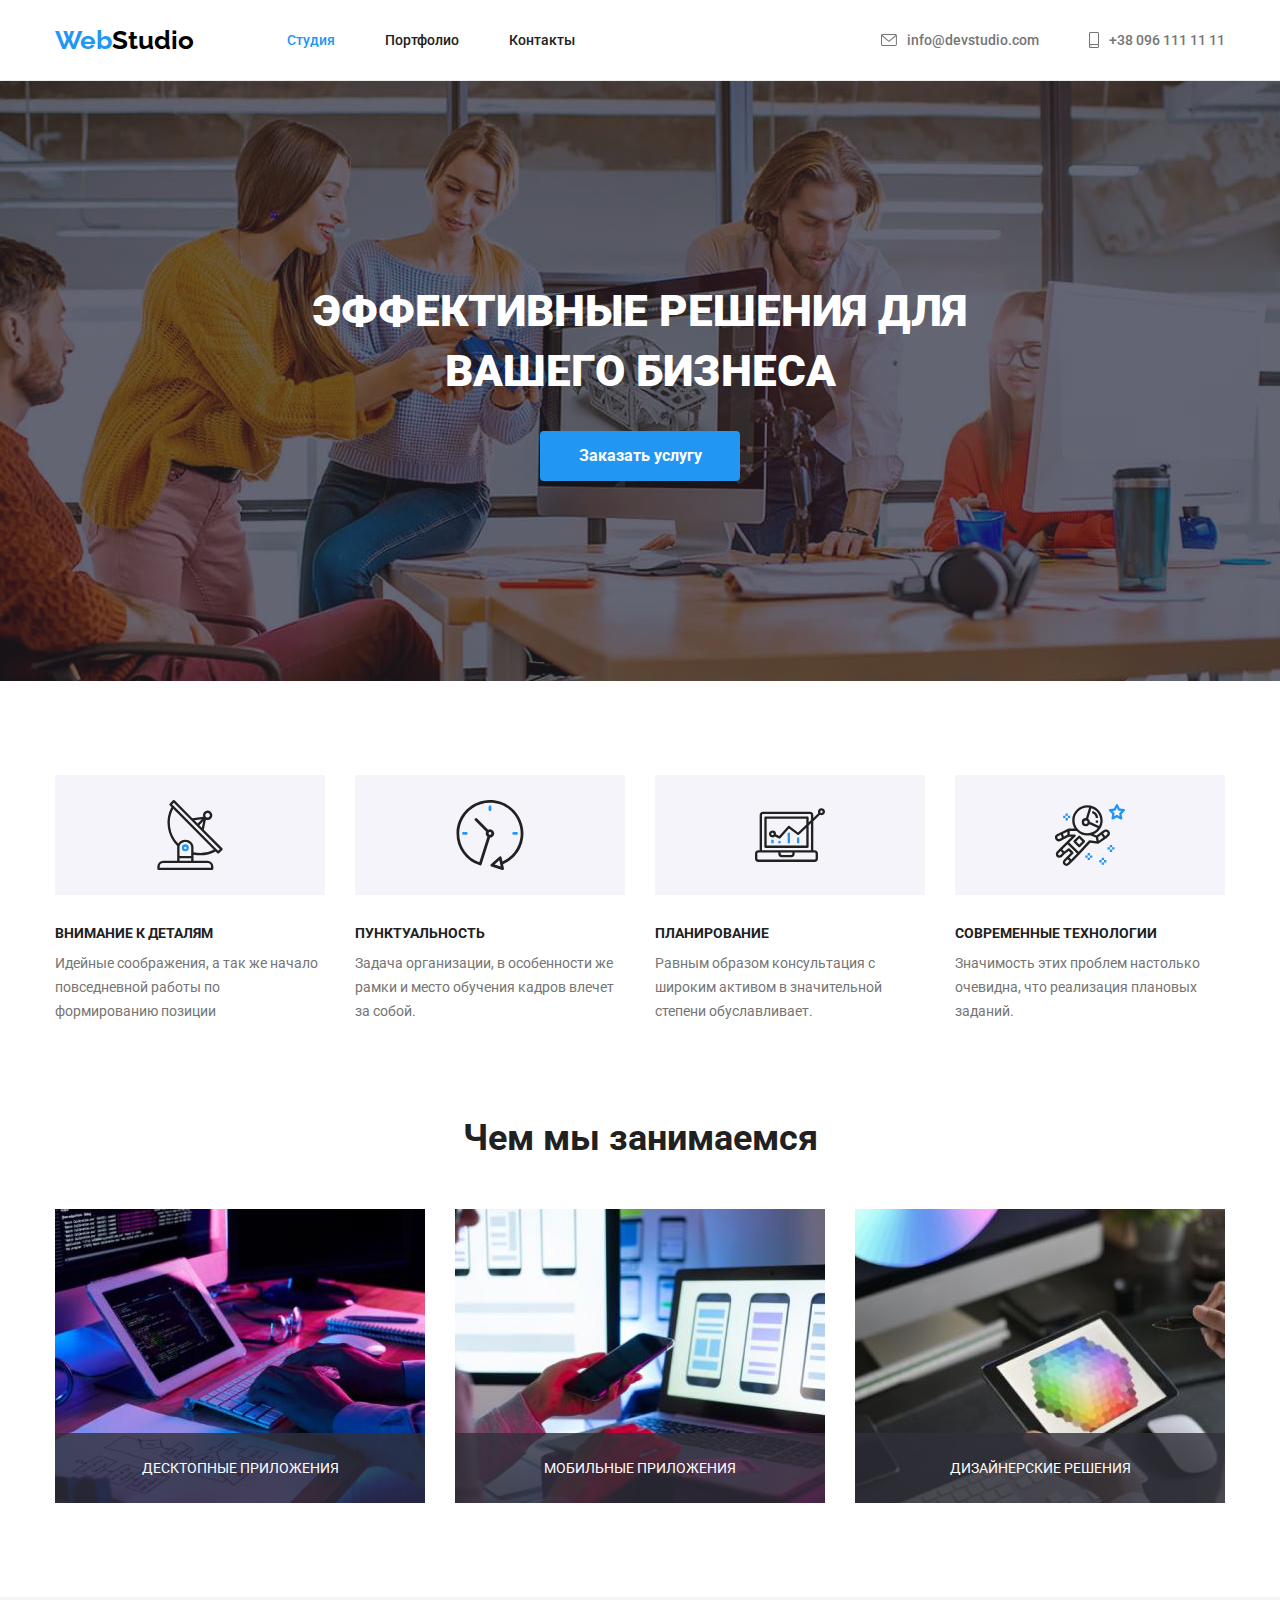
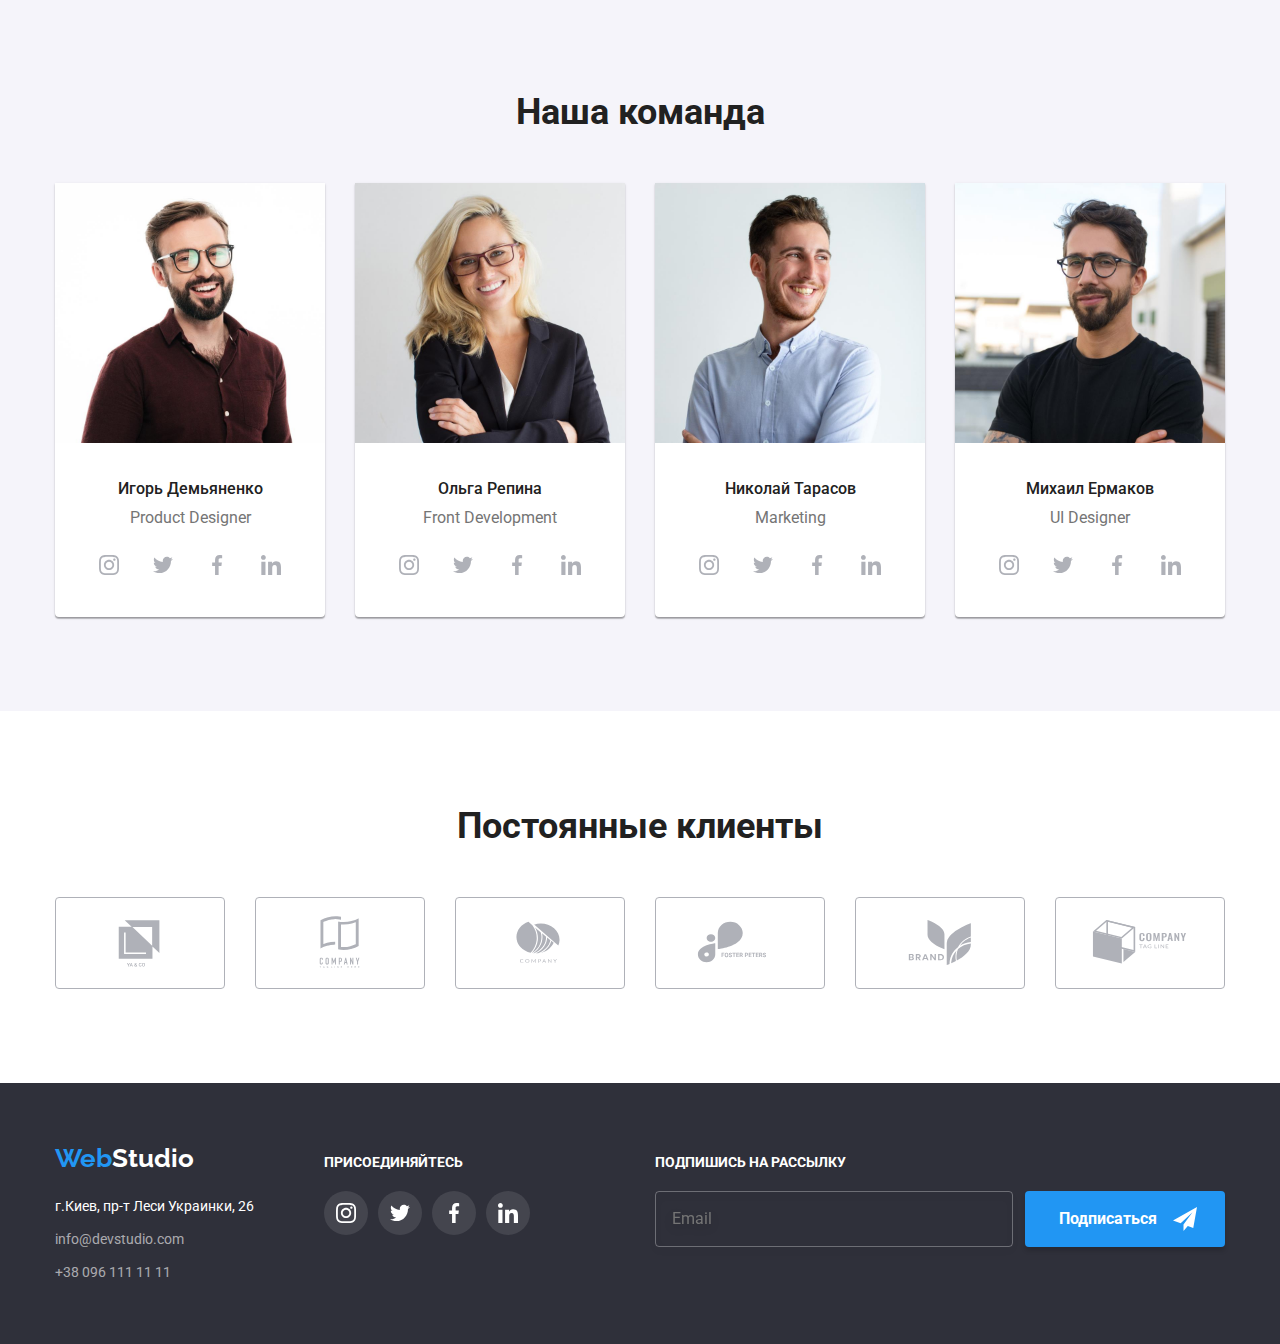
<file: index.html>
<!DOCTYPE html>
<html lang="ru">
  <head>
    <meta charset="UTF-8" />
    <meta http-equiv="X-UA-Compatible" content="IE=edge" />
    <meta name="viewport" content="width=device-width, initial-scale=1.0" />

    <!--Нормализация стилей-->
    <link
      rel="stylesheet"
      href="https://cdnjs.cloudflare.com/ajax/libs/modern-normalize/1.1.0/modern-normalize.min.css"
    />

    <!--Подключены стили-->
    <link rel="stylesheet" href="./css/style.css" />
    <link rel="stylesheet" href="./css/temp.css" />

    <!--Подключены шрифты Roboto 400 500 700 900-->
    <link rel="preconnect" href="https://fonts.googleapis.com" />
    <link rel="preconnect" href="https://fonts.gstatic.com" crossorigin />
    <link
      href="https://fonts.googleapis.com/css2?family=Roboto:ital,wght@0,400;0,500;0,700;0,900;1,400;1,500;1,700;1,900&display=swap"
      rel="stylesheet"
    />

    <!--Подключены шрифты Raleway 700-->
    <link rel="preconnect" href="https://fonts.googleapis.com" />
    <link rel="preconnect" href="https://fonts.gstatic.com" crossorigin />
    <link
      href="https://fonts.googleapis.com/css2?family=Raleway:ital,wght@0,700;1,700&display=swap"
      rel="stylesheet"
    />

    <title>Студия</title>
  </head>

  <body>
    <!--HEADER-->
    <header class="header">
      <div class="container flex">
        <a class="header-logo" href="" lang="en"
          ><span class="header-logo-accent">Web</span>Studio</a
        >
        <nav class="header-nav">
          <ul class="header-nav-list">
            <li class="header-nav-item">
              <a class="header-nav-link current-page" href="">Студия</a>
            </li>
            <li class="header-nav-item">
              <a class="header-nav-link" href="./portfolio.html">Портфолио</a>
            </li>
            <li class="header-nav-item"><a class="header-nav-link" href="">Контакты</a></li>
          </ul>
        </nav>
        <ul class="header-contacts-list">
          <li class="header-contacts-item">
            <!--Конверт-->
            <a class="header-contacts-link" href="mailto:info@devstudio.com"
              ><svg class="icon-envelope">
                <use href="./images/symbol-defs.svg#icon-envelope"></use></svg
              ><span class="email-text">info@devstudio.com</span></a
            >
          </li>

          <li class="header-contacts-item">
            <!--Смартфон-->
            <a class="header-contacts-link" href="tel:+380961111111"
              ><svg class="icon-smartphone">
                <use href="./images/symbol-defs.svg#icon-smartphone"></use></svg
              ><span class="phone-text">+38 096 111 11 11</span></a
            >
          </li>
        </ul>
      </div>
    </header>

    <!--MAIN-->
    <main>
      <!--Особенности-->
      <section class="section-hero hero-overlay">
        <div class="container">
          <h1 class="section-hero-title">ЭФФЕКТИВНЫЕ РЕШЕНИЯ ДЛЯ ВАШЕГО БИЗНЕСА</h1>
          <button data-modal-open class="section-hero-button" type="button">Заказать услугу</button>

          <!--------БЕКДРОП---------->
          <div data-modal class="backdrop is-hidden">
            <div class="modal">
              <button data-modal-close class="close-modal-btn">
                <svg class="btn-close">
                  <use href="./images/close.svg#icon-close"></use>
                </svg>
              </button>
              <!------- Формы в модалке---------->
              <form class="form">
                <h2 class="form-title">Оставьте свои данные, мы вам перезвоним</h2>
                <!--Имя-->
                <div class="form-field">
                  <label class="label-name-tel-email-comm" for="name">Имя</label>
                  <input
                    class="form-input"
                    type="text"
                    name="name"
                    id="name"
                    placeholder=" "
                    autofocus
                  />
                  <svg class="icon-name">
                    <use href="./images/symbol-modals.svg#icon-name"></use>
                  </svg>
                </div>
                <!--Тел-->
                <div class="form-field">
                  <label class="label-name-tel-email-comm" for="tel">Телефон</label>
                  <input
                    class="form-input"
                    type="tel"
                    name="phone_number"
                    id="tel"
                    placeholder=""
                  />
                  <svg class="icon-tel">
                    <use href="./images/symbol-modals.svg#icon-tel"></use>
                  </svg>
                </div>
                <!--Почта-->
                <div class="form-field">
                  <label class="label-name-tel-email-comm" for="email">Почта</label>
                  <input class="form-input" type="email" name="email" id="email" placeholder="" />
                  <svg class="icon-mail">
                    <use href="./images/symbol-modals.svg#icon-mail"></use>
                  </svg>
                </div>
                <!--Комментарий-->
                <div class="form-field">
                  <label class="label-name-tel-email-comm" for="comments">Комментарий</label>
                  <textarea
                    class="comment"
                    name="comments"
                    id="comments"
                    placeholder="Введите текст"
                  ></textarea>
                </div>
                <!--Полиси-->
                <div class="form-field">
                  <!--Построение как у Репеты-->
                  <label class="label-policy" for="policy">
                    <input
                      class="checkbox"
                      id="policy"
                      type="checkbox"
                      name="policy"
                      value="Согласен с рассылкой и Условиями договора"
                    />
                    <svg class="icon-icon-checked">
                      <use href="./images/symbol-modals.svg#icon-icon-check" />
                    </svg>
                    <svg class="icon-icon-check">
                      <use href="./images/symbol-modals.svg#icon-Vector" />
                    </svg>
                    Согласен с рассылкой и <a href="">Условиями договора</a>
                  </label>
                </div>
                <!--Кнопка отправить-->

                <button class="form-input-btn-submit" type=" submit">Отправить</button>
              </form>
            </div>
          </div>
        </div>
      </section>

      <!--Особенности-->
      <section class="section-specials section">
        <div class="container">
          <h2 hidden>Особенности</h2>
          <ul class="section-specials-list">
            <li class="section-specials-item icon-antenna">
              <h3 class="section-specials-item-title">Внимание к деталям</h3>
              <p class="section-specials-item-description">
                Идейные соображения, а так же начало повседневной работы по формированию позиции
              </p>
            </li>
            <li class="section-specials-item icon-clock">
              <h3 class="section-specials-item-title">Пунктуальность</h3>
              <p class="section-specials-item-description">
                Задача организации, в особенности же рамки и место обучения кадров влечет за собой.
              </p>
            </li>
            <li class="section-specials-item icon-diagram">
              <h3 class="section-specials-item-title">Планирование</h3>
              <p class="section-specials-item-description">
                Равным образом консультация с широким активом в значительной степени обуславливает.
              </p>
            </li>
            <li class="section-specials-item icon-astronaut">
              <h3 class="section-specials-item-title">Современные технологии</h3>
              <p class="section-specials-item-description">
                Значимость этих проблем настолько очевидна, что реализация плановых заданий.
              </p>
            </li>
          </ul>
        </div>
      </section>

      <!--Чем мы занимаемся-->
      <section class="section-tasks section">
        <div class="container">
          <h2 class="section-tasks-title">Чем мы занимаемся</h2>
          <ul class="section-tasks-list">
            <li class="section-tasks-item">
              <img
                class="section-tasks-item-img"
                src="./images/img_skills_1.jpg"
                alt="планшет"
                width="370"
              />
              <div class="section-tasks-item-img-overlay">Десктопные приложения</div>
            </li>
            <li class="section-tasks-item">
              <img
                class="section-tasks-item-img"
                src="./images/img_skills_2.jpg"
                alt="ноутбук"
                width="370"
              />
              <div class="section-tasks-item-img-overlay">Мобильные приложения</div>
            </li>
            <li class="section-tasks-item">
              <img
                class="section-tasks-item-img"
                src="./images/img_skills_3.jpg"
                alt="цветовая схема"
                width="370"
              />
              <div class="section-tasks-item-img-overlay">Дизайнерские решения</div>
            </li>
          </ul>
        </div>
      </section>

      <!--Наша команда-->
      <section class="section-team section">
        <div class="container">
          <h2 class="section-team-title">Наша команда</h2>
          <ul class="section-team-list">
            <li class="section-team-item">
              <img
                class="section-team-item-img"
                src="./images/img_team_igor_demyanenko.jpg"
                alt="product designer"
                width="270"
                height="260"
              />
              <div class="collegues">
                <h3 class="section-team-name">Игорь Демьяненко</h3>
                <p class="section-team-description" lang="en">Product Designer</p>
              </div>
              <ul class="socials-list">
                <li class="socials-list-item">
                  <a class="socials-list-link" href="">
                    <svg class="social-icon">
                      <use href="./images/symbol-defs.svg#icon-instagram"></use>
                    </svg>
                  </a>
                </li>
                <li class="socials-list-item">
                  <a class="socials-list-link" href="">
                    <svg class="social-icon">
                      <use href="./images/symbol-defs.svg#icon-twitter"></use>
                    </svg>
                  </a>
                </li>
                <li class="socials-list-item">
                  <a class="socials-list-link" href="">
                    <svg class="social-icon">
                      <use href="./images/symbol-defs.svg#icon-facebook"></use>
                    </svg>
                  </a>
                </li>
                <li class="socials-list-item">
                  <a class="socials-list-link" href="">
                    <svg class="social-icon">
                      <use href="./images/symbol-defs.svg#icon-linkedin"></use>
                    </svg>
                  </a>
                </li>
              </ul>
            </li>
            <li class="section-team-item">
              <img
                class="section-team-item-img"
                src="./images/img_team_olga_repyna.jpg"
                alt="front development"
                width="270"
                height="260"
              />
              <div class="collegues">
                <h3 class="section-team-name">Ольга Репина</h3>
                <p class="section-team-description" lang="en">Front Development</p>
              </div>
              <ul class="socials-list">
                <li class="socials-list-item">
                  <a class="socials-list-link" href="">
                    <svg class="social-icon">
                      <use href="./images/symbol-defs.svg#icon-instagram"></use>
                    </svg>
                  </a>
                </li>
                <li class="socials-list-item">
                  <a class="socials-list-link" href="">
                    <svg class="social-icon">
                      <use href="./images/symbol-defs.svg#icon-twitter"></use>
                    </svg>
                  </a>
                </li>
                <li class="socials-list-item">
                  <a class="socials-list-link" href="">
                    <svg class="social-icon">
                      <use href="./images/symbol-defs.svg#icon-facebook"></use>
                    </svg>
                  </a>
                </li>
                <li class="socials-list-item">
                  <a class="socials-list-link" href="">
                    <svg class="social-icon">
                      <use href="./images/symbol-defs.svg#icon-linkedin"></use>
                    </svg>
                  </a>
                </li>
              </ul>
            </li>
            <li class="section-team-item">
              <img
                class="section-team-item-img"
                src="./images/img_team_nikolay_tarasov.jpg"
                alt="Marketing"
                width="270"
                height="260"
              />
              <div class="collegues">
                <h3 class="section-team-name">Николай Тарасов</h3>
                <p class="section-team-description" lang="en">Marketing</p>
              </div>
              <ul class="socials-list">
                <li class="socials-list-item">
                  <a class="socials-list-link" href="">
                    <svg class="social-icon">
                      <use href="./images/symbol-defs.svg#icon-instagram"></use>
                    </svg>
                  </a>
                </li>
                <li class="socials-list-item">
                  <a class="socials-list-link" href="">
                    <svg class="social-icon">
                      <use href="./images/symbol-defs.svg#icon-twitter"></use>
                    </svg>
                  </a>
                </li>
                <li class="socials-list-item">
                  <a class="socials-list-link" href="">
                    <svg class="social-icon">
                      <use href="./images/symbol-defs.svg#icon-facebook"></use>
                    </svg>
                  </a>
                </li>
                <li class="socials-list-item">
                  <a class="socials-list-link" href="">
                    <svg class="social-icon">
                      <use href="./images/symbol-defs.svg#icon-linkedin"></use>
                    </svg>
                  </a>
                </li>
              </ul>
            </li>
            <li class="section-team-item">
              <img
                class="section-team-item-img"
                src="./images/img_team_Myhailo_Ermakov.jpg"
                alt="ui designer"
                width="270"
                height="260"
              />
              <div class="collegues">
                <h3 class="section-team-name">Михаил Ермаков</h3>
                <p class="section-team-description" lang="en">UI Designer</p>
              </div>
              <ul class="socials-list">
                <li class="socials-list-item">
                  <a class="socials-list-link" href="">
                    <svg class="social-icon">
                      <use href="./images/symbol-defs.svg#icon-instagram"></use>
                    </svg>
                  </a>
                </li>
                <li class="socials-list-item">
                  <a class="socials-list-link" href="">
                    <svg class="social-icon">
                      <use href="./images/symbol-defs.svg#icon-twitter"></use>
                    </svg>
                  </a>
                </li>
                <li class="socials-list-item">
                  <a class="socials-list-link" href="">
                    <svg class="social-icon">
                      <use href="./images/symbol-defs.svg#icon-facebook"></use>
                    </svg>
                  </a>
                </li>
                <li class="socials-list-item">
                  <a class="socials-list-link" href="">
                    <svg class="social-icon">
                      <use href="./images/symbol-defs.svg#icon-linkedin"></use>
                    </svg>
                  </a>
                </li>
              </ul>
            </li>
          </ul>
        </div>
      </section>
      <section class="section-clients">
        <div class="container">
          <h2 class="section-clients-title">Постоянные клиенты</h2>
          <ul class="clients-list">
            <li class="clients-list-item">
              <a class="clients-list-link" href="">
                <svg class="client-icon">
                  <use href="./images/symbol-defs.svg#icon-Logo"></use>
                </svg>
              </a>
            </li>
            <li class="clients-list-item">
              <a class="clients-list-link" href="">
                <svg class="client-icon">
                  <use href="./images/symbol-defs.svg#icon-Logo2"></use>
                </svg>
              </a>
            </li>
            <li class="clients-list-item">
              <a class="clients-list-link" href="">
                <svg class="client-icon">
                  <use href="./images/symbol-defs.svg#icon-Logo3"></use>
                </svg>
              </a>
            </li>
            <li class="clients-list-item">
              <a class="clients-list-link" href="">
                <svg class="client-icon">
                  <use href="./images/symbol-defs.svg#icon-Logo4"></use>
                </svg>
              </a>
            </li>
            <li class="clients-list-item">
              <a class="clients-list-link" href="">
                <svg class="client-icon">
                  <use href="./images/symbol-defs.svg#icon-Logo5"></use>
                </svg>
              </a>
            </li>
            <li class="clients-list-item">
              <a class="clients-list-link" href="">
                <svg class="client-icon">
                  <use href="./images/symbol-defs.svg#icon-Logo6"></use>
                </svg>
              </a>
            </li>
          </ul>
        </div>
      </section>
    </main>

    <!--FOOTER-->
    <footer class="footer">
      <div class="container direction">
        <div class="footer-contacts">
          <a class="footer-logo" href="" lang="en"
            ><span class="footer-logo-accent">Web</span>Studio</a
          >
          <address class="footer-address">
            <p class="footer-address-item_location">г.Киев, пр-т Леси Украинки, 26</p>
            <ul class="footer-address-list">
              <li class="footer-address-item-email">
                <a class="footer-address-link" href="mailto:info@devstudio.com"
                  >info@devstudio.com</a
                >
              </li>
              <li class="footer-address-item-phone">
                <a class="footer-address-link" href="tel:+380961111111">+38 096 111 11 11</a>
              </li>
            </ul>
          </address>
        </div>

        <div class="footer-socials">
          <p class="footer-socials-title">ПРИСОЕДИНЯЙТЕСЬ</p>
          <ul class="webstudio-socials-list">
            <li class="webstudio-socials-list-item">
              <a class="webstudio-socials-list-link" href="">
                <svg class="webstudio-social-icon">
                  <use href="./images/symbol-defs.svg#icon-instagram"></use>
                </svg>
              </a>
            </li>
            <li class="webstudio-socials-list-item">
              <a class="webstudio-socials-list-link" href="">
                <svg class="webstudio-social-icon">
                  <use href="./images/symbol-defs.svg#icon-twitter"></use>
                </svg>
              </a>
            </li>
            <li class="webstudio-socials-list-item">
              <a class="webstudio-socials-list-link" href="">
                <svg class="webstudio-social-icon">
                  <use href="./images/symbol-defs.svg#icon-facebook"></use>
                </svg>
              </a>
            </li>
            <li class="webstudio-socials-list-item">
              <a class="webstudio-socials-list-link" href="">
                <svg class="webstudio-social-icon">
                  <use href="./images/symbol-defs.svg#icon-linkedin"></use>
                </svg>
              </a>
            </li>
          </ul>
        </div>

        <div class="footer-email">
          <p class="footer-email-title">ПОДПИШИСЬ НА РАССЫЛКУ</p>
          <div class="footer-email-input">
            <input type="email" name="email" placeholder="Email" />
            <button class="form-input-btn-email" type="button">
              <div class="test">
                <span class="subscribe">Подписаться</span>
                <svg class="icon-icon-send">
                  <use href="./images/symbol-modals.svg#icon-icon-send"></use>
                </svg>
              </div>
            </button>
          </div>
        </div>
      </div>
    </footer>

    <!--------Скрипт для модалки---------->
    <script src="./js/modal.js"></script>
  </body>
</html>
</file>
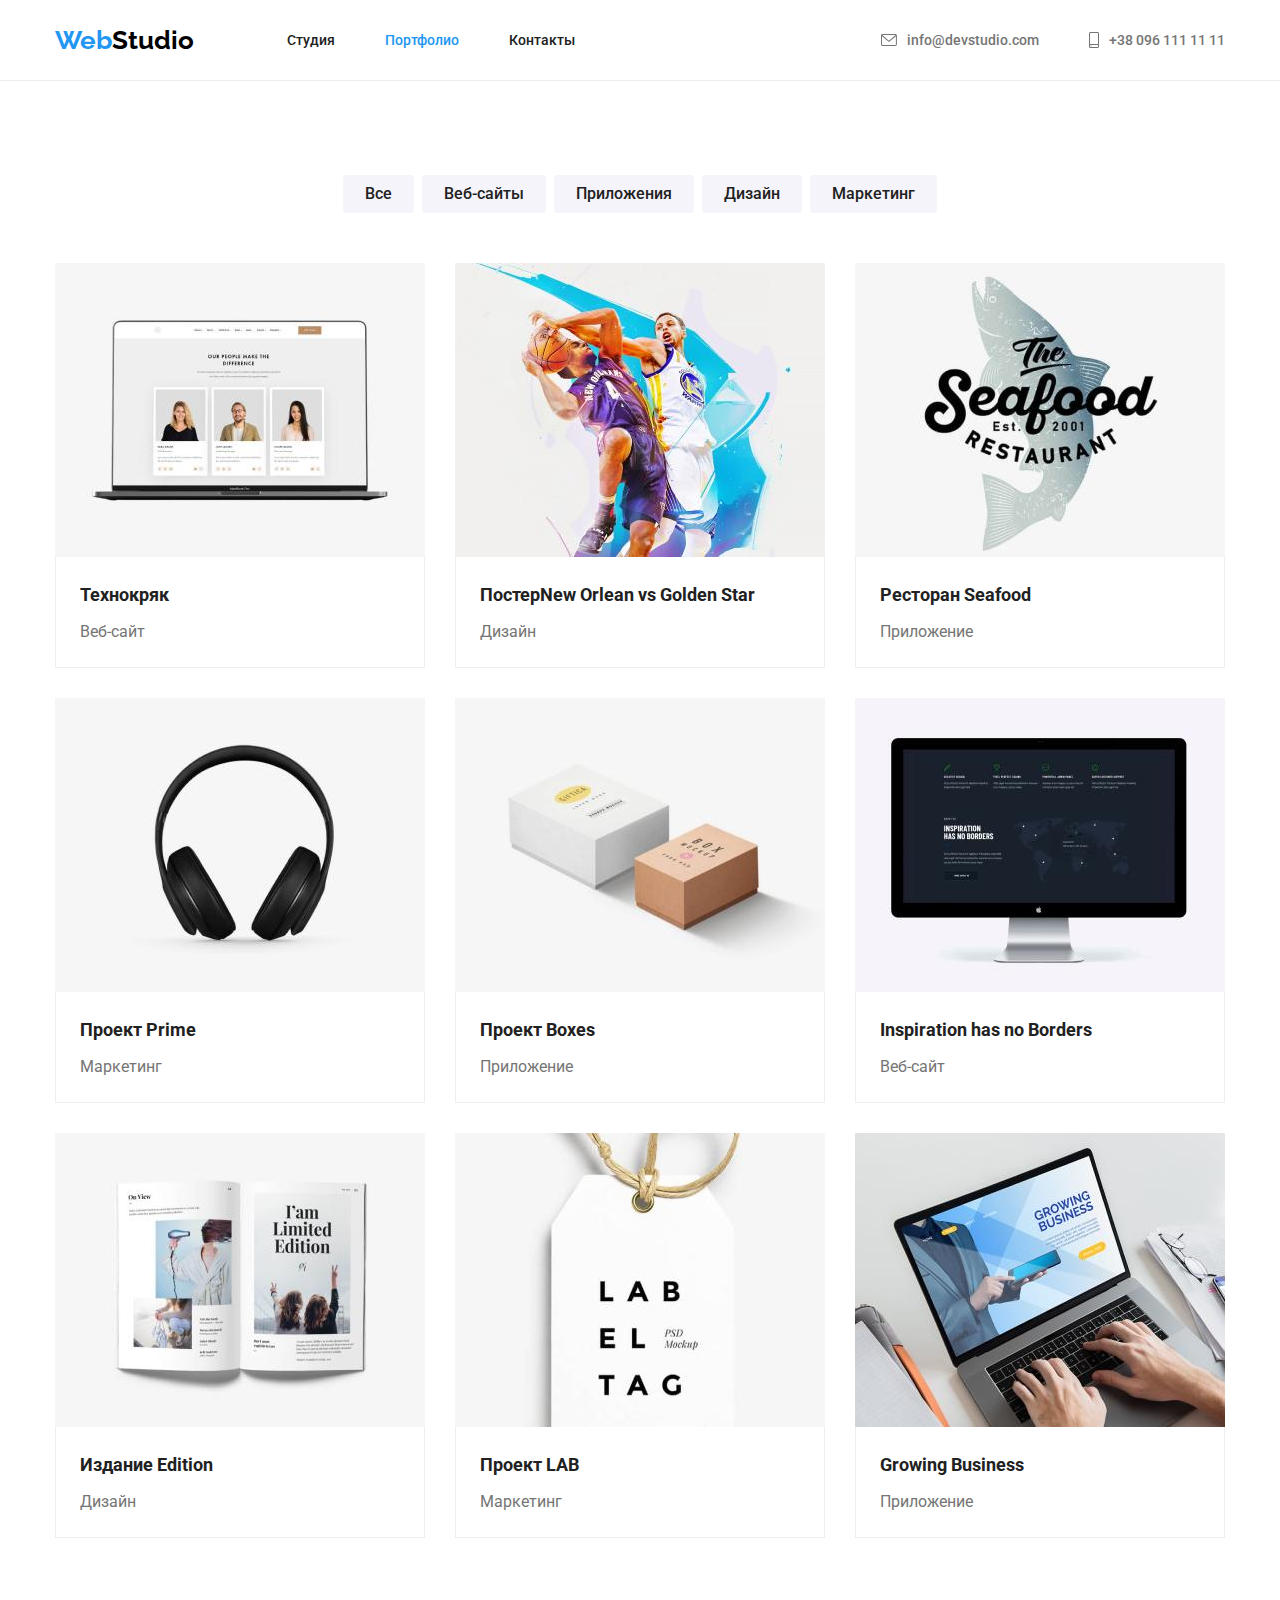
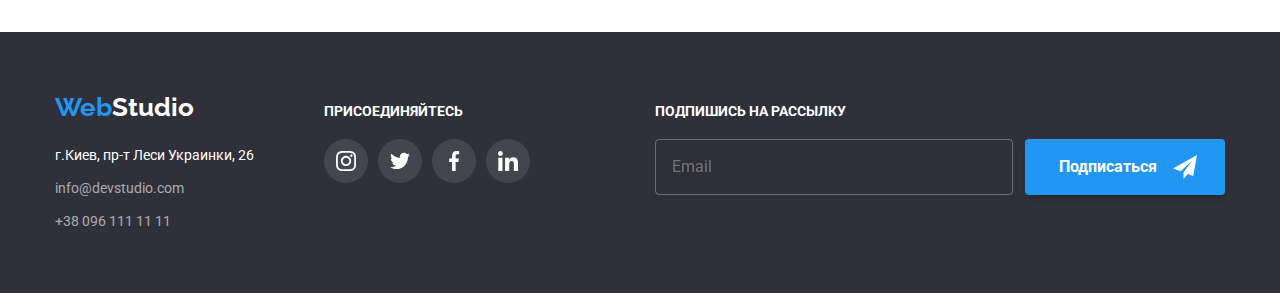
<file: portfolio.html>
<!DOCTYPE html>
<html lang="ru">
  <head>
    <meta charset="UTF-8" />
    <meta http-equiv="X-UA-Compatible" content="IE=edge" />
    <meta name="viewport" content="width=device-width, initial-scale=1.0" />

    <!--Нормализация стилей-->
    <link
      rel="stylesheet"
      href="https://cdnjs.cloudflare.com/ajax/libs/modern-normalize/1.1.0/modern-normalize.min.css"
    />

    <!--Подключены стили-->
    <link rel="stylesheet" href="./css/style.css" />
    <link rel="stylesheet" href="./css/temp.css" />

    <!--Подключены шрифты Roboto 400 500 700 900-->
    <link rel="preconnect" href="https://fonts.googleapis.com" />
    <link rel="preconnect" href="https://fonts.gstatic.com" crossorigin />
    <link
      href="https://fonts.googleapis.com/css2?family=Roboto:ital,wght@0,400;0,500;0,700;0,900;1,400;1,500;1,700;1,900&display=swap"
      rel="stylesheet"
    />

    <!--Подключены шрифты Raleway 700-->
    <link rel="preconnect" href="https://fonts.googleapis.com" />
    <link rel="preconnect" href="https://fonts.gstatic.com" crossorigin />
    <link
      href="https://fonts.googleapis.com/css2?family=Raleway:ital,wght@0,700;1,700&display=swap"
      rel="stylesheet"
    />

    <title>Портфолио</title>
  </head>

  <body>
    <!--HEADER-->
    <header class="header">
      <div class="container flex">
        <a class="header-logo" href="" lang="en"
          ><span class="header-logo-accent">Web</span>Studio</a
        >
        <nav class="header-nav">
          <ul class="header-nav-list">
            <li class="header-nav-item">
              <a class="header-nav-link" href="./index.html">Студия</a>
            </li>
            <li class="header-nav-item">
              <a class="header-nav-link current-page" href="">Портфолио</a>
            </li>
            <li class="header-nav-item"><a class="header-nav-link" href="">Контакты</a></li>
          </ul>
        </nav>
        <ul class="header-contacts-list">
          <li class="header-contacts-item">
            <!--Конверт-->
            <a class="header-contacts-link" href="mailto:info@devstudio.com"
              ><svg class="icon-envelope">
                <use href="./images/symbol-defs.svg#icon-envelope"></use></svg
              ><span class="email-text">info@devstudio.com</span></a
            >
          </li>

          <li class="header-contacts-item">
            <!--Смартфон-->
            <a class="header-contacts-link" href="tel:+380961111111"
              ><svg class="icon-smartphone">
                <use href="./images/symbol-defs.svg#icon-smartphone"></use></svg
              ><span class="phone-text">+38 096 111 11 11</span></a
            >
          </li>
        </ul>
      </div>
    </header>

    <!--MAIN-->
    <main>
      <!--Фильтры и Проектны-->
      <section class="section-filters-portfolio section">
        <div class="container">
          <!--<ul class="section-filters-portfolio-list">-->
          <!--<li class="section-filters">-->
          <h2 hidden>Фильтры</h2>
          <ul class="section-filters-btn-list">
            <li class="section-filters-btn-list-item">
              <button class="section-filters-btn-list-btn" type="button">Все</button>
            </li>
            <li class="section-filters-btn-list-item">
              <button class="section-filters-btn-list-btn" type="button">Веб-сайты</button>
            </li>
            <li class="section-filters-btn-list-item">
              <button class="section-filters-btn-list-btn" type="button">Приложения</button>
            </li>
            <li class="section-filters-btn-list-item">
              <button class="section-filters-btn-list-btn" type="button">Дизайн</button>
            </li>
            <li class="section-filters-btn-list-item">
              <button class="section-filters-btn-list-btn" type="button">Маркетинг</button>
            </li>
          </ul>
          <!--</li>-->

          <!--<li class="section-portfolio">-->
          <h2 hidden>Портфолио</h2>
          <ul class="section-portfolio-list">
            <li class="section-portfolio-item">
              <a class="section-portfolio-item-link" href="">
                <div class="portfolio-box">
                  <img
                    class="section-portfolio-item-img"
                    src="./images/img_project1.jpg"
                    alt=""
                    width="370"
                    height="294"
                  />
                  <div class="portfolio-overlay">
                    <p class="portfolio-overlay-message">
                      Ресурс предлагает комплексные предложения с разным уровнем функционала и
                      сервисов. Все это позволит посетителю получить исчерпывающие сведения о
                      компании или частном лице.
                    </p>
                  </div>
                </div>

                <div class="card">
                  <h3 class="section-portfolio-item-title">Технокряк</h3>
                  <p class="section-portfolio-item-description">Веб-сайт</p>
                </div>
              </a>
            </li>
            <li class="section-portfolio-item">
              <a class="section-portfolio-item-link" href="">
                <div class="portfolio-box">
                  <img
                    class="section-portfolio-item-img"
                    src="./images/img_project2.jpg"
                    alt=""
                    width="370"
                    height="294"
                  />
                  <div class="portfolio-overlay">
                    <p class="portfolio-overlay-message">
                      Ресурс предлагает комплексные предложения с разным уровнем функционала и
                      сервисов. Все это позволит посетителю получить исчерпывающие сведения о
                      компании или частном лице.
                    </p>
                  </div>
                </div>

                <div class="card">
                  <h3 class="section-portfolio-item-title">
                    Постер<span lang="en">New Orlean vs Golden Star</span>
                  </h3>
                  <p class="section-portfolio-item-description">Дизайн</p>
                </div>
              </a>
            </li>
            <li class="section-portfolio-item">
              <a class="section-portfolio-item-link" href="">
                <div class="portfolio-box">
                  <img
                    class="section-portfolio-item-img"
                    src="./images/img_project3.jpg"
                    alt=""
                    width="370"
                    height="294"
                  />
                  <div class="portfolio-overlay">
                    <p class="portfolio-overlay-message">
                      Ресурс предлагает комплексные предложения с разным уровнем функционала и
                      сервисов. Все это позволит посетителю получить исчерпывающие сведения о
                      компании или частном лице.
                    </p>
                  </div>
                </div>

                <div class="card">
                  <h3 class="section-portfolio-item-title">
                    Ресторан <span lang="en">Seafood</span>
                  </h3>
                  <p class="section-portfolio-item-description">Приложение</p>
                </div>
              </a>
            </li>
            <li class="section-portfolio-item">
              <a class="section-portfolio-item-link" href="">
                <div class="portfolio-box">
                  <img
                    class="section-portfolio-item-img"
                    src="./images/img_project4.jpg"
                    alt=""
                    width="370"
                    height="294"
                  />
                  <div class="portfolio-overlay">
                    <p class="portfolio-overlay-message">
                      Ресурс предлагает комплексные предложения с разным уровнем функционала и
                      сервисов. Все это позволит посетителю получить исчерпывающие сведения о
                      компании или частном лице.
                    </p>
                  </div>
                </div>
                <div class="card">
                  <h3 class="section-portfolio-item-title">Проект <span lang="en">Prime</span></h3>
                  <p class="section-portfolio-item-description">Маркетинг</p>
                </div>
              </a>
            </li>
            <li class="section-portfolio-item">
              <a class="section-portfolio-item-link" href="">
                <div class="portfolio-box">
                  <img
                    class="section-portfolio-item-img"
                    src="./images/img_project5.jpg"
                    alt=""
                    width="370"
                    height="294"
                  />
                  <div class="portfolio-overlay">
                    <p class="portfolio-overlay-message">
                      Ресурс предлагает комплексные предложения с разным уровнем функционала и
                      сервисов. Все это позволит посетителю получить исчерпывающие сведения о
                      компании или частном лице.
                    </p>
                  </div>
                </div>

                <div class="card">
                  <h3 class="section-portfolio-item-title">Проект <span lang="en">Boxes</span></h3>
                  <p class="section-portfolio-item-description">Приложение</p>
                </div>
              </a>
            </li>
            <li class="section-portfolio-item">
              <a class="section-portfolio-item-link" href="">
                <div class="portfolio-box">
                  <img
                    class="section-portfolio-item-img"
                    src="./images/img_project6.jpg"
                    alt=""
                    width="370"
                    height="294"
                  />
                  <div class="portfolio-overlay">
                    <p class="portfolio-overlay-message">
                      Ресурс предлагает комплексные предложения с разным уровнем функционала и
                      сервисов. Все это позволит посетителю получить исчерпывающие сведения о
                      компании или частном лице.
                    </p>
                  </div>
                </div>

                <div class="card">
                  <h3 class="section-portfolio-item-title" lang="en">Inspiration has no Borders</h3>
                  <p class="section-portfolio-item-description">Веб-сайт</p>
                </div>
              </a>
            </li>
            <li class="section-portfolio-item">
              <a class="section-portfolio-item-link" href="">
                <div class="portfolio-box">
                  <img
                    class="section-portfolio-item-img"
                    src="./images/img_project7.jpg"
                    alt=""
                    width="370"
                    height="294"
                  />
                  <div class="portfolio-overlay">
                    <p class="portfolio-overlay-message">
                      Ресурс предлагает комплексные предложения с разным уровнем функционала и
                      сервисов. Все это позволит посетителю получить исчерпывающие сведения о
                      компании или частном лице.
                    </p>
                  </div>
                </div>

                <div class="card">
                  <h3 class="section-portfolio-item-title">
                    Издание <span lang="en">Edition</span>
                  </h3>
                  <p class="section-portfolio-item-description">Дизайн</p>
                </div>
              </a>
            </li>
            <li class="section-portfolio-item">
              <a class="section-portfolio-item-link" href="">
                <div class="portfolio-box">
                  <img
                    class="section-portfolio-item-img"
                    src="./images/img_project8.jpg"
                    alt=""
                    width="370"
                    height="294"
                  />
                  <div class="portfolio-overlay">
                    <p class="portfolio-overlay-message">
                      Ресурс предлагает комплексные предложения с разным уровнем функционала и
                      сервисов. Все это позволит посетителю получить исчерпывающие сведения о
                      компании или частном лице.
                    </p>
                  </div>
                </div>

                <div class="card">
                  <h3 class="section-portfolio-item-title">Проект <span lang="en">LAB</span></h3>
                  <p class="section-portfolio-item-description">Маркетинг</p>
                </div>
              </a>
            </li>
            <li class="section-portfolio-item">
              <a class="section-portfolio-item-link" href="">
                <div class="portfolio-box">
                  <img
                    class="section-portfolio-item-img"
                    src="./images/img_project9.jpg"
                    alt=""
                    width="370"
                    height="294"
                  />
                  <div class="portfolio-overlay">
                    <p class="portfolio-overlay-message">
                      Ресурс предлагает комплексные предложения с разным уровнем функционала и
                      сервисов. Все это позволит посетителю получить исчерпывающие сведения о
                      компании или частном лице.
                    </p>
                  </div>
                </div>

                <div class="card">
                  <h3 class="section-portfolio-item-title" lang="en">Growing Business</h3>
                  <p class="section-portfolio-item-description">Приложение</p>
                </div>
              </a>
            </li>
          </ul>
          <!--</li>-->
          <!--</ul>-->
        </div>
      </section>
    </main>

    <!--FOOTER-->
    <footer class="footer">
      <div class="container direction">
        <div class="footer-contacts">
          <a class="footer-logo" href="" lang="en"
            ><span class="footer-logo-accent">Web</span>Studio</a
          >
          <address class="footer-address">
            <p class="footer-address-item_location">г.Киев, пр-т Леси Украинки, 26</p>
            <ul class="footer-address-list">
              <li class="footer-address-item-email">
                <a class="footer-address-link" href="mailto:info@devstudio.com"
                  >info@devstudio.com</a
                >
              </li>
              <li class="footer-address-item-phone">
                <a class="footer-address-link" href="tel:+380961111111">+38 096 111 11 11</a>
              </li>
            </ul>
          </address>
        </div>

        <div class="footer-socials">
          <p class="footer-socials-title">ПРИСОЕДИНЯЙТЕСЬ</p>
          <ul class="webstudio-socials-list">
            <li class="webstudio-socials-list-item">
              <a class="webstudio-socials-list-link" href="">
                <svg class="webstudio-social-icon">
                  <use href="./images/symbol-defs.svg#icon-instagram"></use>
                </svg>
              </a>
            </li>
            <li class="webstudio-socials-list-item">
              <a class="webstudio-socials-list-link" href="">
                <svg class="webstudio-social-icon">
                  <use href="./images/symbol-defs.svg#icon-twitter"></use>
                </svg>
              </a>
            </li>
            <li class="webstudio-socials-list-item">
              <a class="webstudio-socials-list-link" href="">
                <svg class="webstudio-social-icon">
                  <use href="./images/symbol-defs.svg#icon-facebook"></use>
                </svg>
              </a>
            </li>
            <li class="webstudio-socials-list-item">
              <a class="webstudio-socials-list-link" href="">
                <svg class="webstudio-social-icon">
                  <use href="./images/symbol-defs.svg#icon-linkedin"></use>
                </svg>
              </a>
            </li>
          </ul>
        </div>

        <div class="footer-email">
          <p class="footer-email-title">ПОДПИШИСЬ НА РАССЫЛКУ</p>
          <div class="footer-email-input">
            <input type="email" name="email" placeholder="Email" />
            <button class="form-input-btn-email" type="button">
              <div class="test">
                <span class="subscribe">Подписаться</span>
                <svg class="icon-icon-send">
                  <use href="./images/symbol-modals.svg#icon-icon-send"></use>
                </svg>
              </div>
            </button>
          </div>
        </div>
      </div>
    </footer>
  </body>
</html>
</file>
<file: css/style.css>
body {
  font-family: 'Roboto', 'Times New Roman', sans-serif;
  color: #757575;
}

/*--------------------------------------------Переменные палитры--------------------------------------------*/
:root {
  /*цвет основных фонов*/
  --background-header: #ffffff;
  --background-footer: #2f303a;
  /*--background-main-color: #e5e5e5 - уже есть в body #757575;*/

  /*цвет фонов отдельных блоков*/
  --background-hero: #2f303a;
  --background-team: #f5f4fa;

  /*цвет фона кнопок*/
  --button-background-filter: #f5f4fa;
  --button-background-filter-hover-accent: #2196f3;
  --button-background-order: #2196f3;

  /*цвет текста лого*/
  --logo-light: #ffffff;
  --logo-dark: #000000;
  --logo-accent: #2196f3;

  /*цвет текста hero*/
  --hero-title-color: #ffffff;

  /*цветет текста кнопок фильтр*/
  --button-filter-hover-accent: #ffffff;
  --button-filter-color: #212121;

  /*цвет текста кнопки Заказать услугу*/
  --button-order-color: #ffffff;

  /*цветет текста ссылок навигации*/
  --link-hover-accent: #2196f3;
  --link-color: #212121;

  /*цветет адреса и телефона в header*/
  --link-contacts-hover-accent: #2196f3;
  /*--link-contact: - уже есть в body #757575;*/

  /*цвет заглавий и описани*/
  --text-title-color: #212121;
  /*--text-descriptiom-color: #757575; - уже есть в body*/
}
/*--------------------------------------------УТИЛИТЫ--------------------------------------------*/
.container {
  width: 1200px;
  padding-left: 15px;
  padding-right: 15px;
  /*outline: 2px solid tomato;*/
  margin: 0 auto;
}

.section {
  padding-top: 94px;
  padding-bottom: 94px;
  /*outline: 2px solid blue;*/
}

.flex {
  display: flex;
  align-items: center;
}
/*---------------------------------------------HEADER--------------------------------------------*/
.header {
  background-color: var(--background-header);
  border-bottom: 1px solid #ececec;
}

/*--------ЛОГО--------*/
.header-logo {
  font-family: 'Raleway';
  font-weight: 700;
  font-size: 26px;
  line-height: 31px;
  text-decoration: none;
  color: var(--logo-dark);

  display: block;
  margin-right: 93px;
}

.header-logo-accent {
  color: var(--logo-accent);
}

/*--------НАВИГАЦИЯ--------*/

.header-nav {
  justify-content: flex-start;
  margin-right: auto;
}

.header-nav-list {
  list-style: none;

  display: flex;
  /*ВСЕ С ПОМЕТКОЙ LIST нужно сбрасывать Padding и Margin, это дизайн HTML для списков*/
  padding: 0;
  margin: 0;
}

.header-nav-item {
  margin-right: 50px;
}
.header-nav-item:last-child {
  margin-right: 0px;
}

.header-nav-link {
  font-weight: 500;
  font-size: 14px;
  line-height: 16px;
  text-decoration: none;

  display: block;
  padding-top: 32px;
  padding-bottom: 32px;

  color: var(--link-color);
  position: relative;

  transition: color 250ms cubic-bezier(0.4, 0, 0.2, 1);
}

.header-nav-link::after {
  content: '';
  display: block;
  position: absolute;
  bottom: 0;
  left: 0;
  right: 0;

  transition: background-color 250ms cubic-bezier(0.4, 0, 0.2, 1);

  background-color: transparent;
  height: 4px;
  border-radius: 2px;
}

.header-nav-link:hover::after,
.header-nav-link:focus::after {
  background-color: var(--button-background-order);
}

.current-page {
  color: var(--link-hover-accent);
}

.header-nav-link:hover,
.header-nav-link:focus {
  color: var(--link-hover-accent);
}

/*-------КОНТАКТЫ--------*/

.header-contacts-list {
  list-style: none;

  display: flex;
  padding: 0;
  margin: 0;
}

.header-contacts-item {
  margin-right: 50px;

  display: flex;
}
.header-contacts-item:last-child {
  margin-right: 0px;
}

.header-contacts-link {
  font-weight: 500;
  font-size: 14px;
  line-height: 16px;
  text-decoration: none;
  color: inherit;

  display: flex;
  padding-top: 32px;
  padding-bottom: 32px;
  align-items: center;

  transition: color 250ms cubic-bezier(0.4, 0, 0.2, 1);
}

/*КОНВЕРТ*/
.icon-envelope {
  width: 16px;
  height: 12px;
  margin-right: 10px;
  fill: currentColor;
}
/*КСМАРТФОН*/
.icon-smartphone {
  width: 10px;
  height: 16px;
  margin-right: 10px;
  fill: currentColor;
}

.header-contacts-link:hover,
.header-contacts-link:focus {
  color: var(--link-contacts-hover-accent);
}

/*--------------------------------------------FOOTER--------------------------------------------*/
.footer {
  background-color: var(--background-footer);
  padding-top: 60px;
  padding-bottom: 60px;
}

.footer-logo {
  font-family: 'Raleway';
  font-weight: 700;
  font-size: 26px;
  line-height: 31px;
  text-decoration: none;

  color: var(--logo-light);
}

.footer-logo-accent {
  color: var(--logo-accent);
}

.footer-address {
  font-style: normal;
  margin-top: 20px;
}

.footer-address-list {
  list-style: none;

  padding: 0;
  margin: 0;
}

.footer-address-item_location {
  font-size: 14px;
  line-height: 24px;
  color: #ffffff;
  text-decoration: none;

  margin-bottom: 9px;
  margin-top: 0;
}

.footer-address-item-email {
}
.footer-address-item-phone {
  margin-top: 9px;
}

.footer-address-link {
  font-size: 14px;
  line-height: 24px;
  color: rgba(255, 255, 255, 0.6);
  text-decoration: none;
  transition: color 250ms cubic-bezier(0.4, 0, 0.2, 1);
}

.footer-address-link:hover,
.footer-address-link:focus {
  color: var(--link-contacts-hover-accent);
}
.direction {
  display: flex;
  align-items: baseline;
}
.footer-socials {
  margin-left: 70px;
}
.footer-socials-title {
  text-transform: uppercase;
  font-weight: 700;
  font-size: 14px;
  line-height: 16.41px;
  color: #ffffff;
  margin: 0;

  margin-bottom: 20px;
  padding: 0;
}
.webstudio-socials-list {
  display: flex;
  gap: 10px;
  list-style: none;
  margin: 0;
  padding: 0;
  padding-inline-start: 0px;
}
.webstudio-socials-list-item {
}
.webstudio-socials-list-link {
  display: flex;
  align-items: center;
  justify-content: center;
  padding: 0;
  margin: 0;
  width: 44px;
  height: 44px;
  border-radius: 50%;
  background: rgba(255, 255, 255, 0.1);
  transition: background 250ms cubic-bezier(0.4, 0, 0.2, 1);
}
.webstudio-social-icon {
  display: block;
  width: 20px;
  height: 20px;
  fill: var(--button-filter-hover-accent);
}
.webstudio-socials-list-link:hover,
.webstudio-socials-list-link:focus {
  background: var(--link-hover-accent);
}

.footer-email {
  display: flex;
}

/*--------------------------------------------1стр HERO--------------------------------------------*/

.section-hero {
  background-color: var(--background-hero);
  text-align: center;
  padding-top: 200px;
  padding-bottom: 200px;
}

.hero-overlay {
  /*место под картинку*/
  max-width: 1600px;
  height: 600px;
  margin: 0 auto;
  background-repeat: no-repeat; /*без повторов*/
  background-position: center; /*по центру*/
  background-size: cover; /*размер покрыть место*/
  /*1) темный прозрачный фон через градиент*/ /*2) под ним картинка*/
  background-image: linear-gradient(to right, rgba(47, 48, 58, 0.4), rgba(47, 48, 58, 0.4)),
    url(../images/img_hero.jpg);
}

.section-hero-title {
  font-weight: 900;
  font-size: 44px;
  line-height: 60px;
  text-transform: uppercase;
  color: var(--hero-title-color);
  width: 696px;
  margin-left: auto;
  margin-right: auto;

  margin-top: 0;
  margin-bottom: 0;
}
.section-hero-button {
  font-family: inherit;
  font-weight: 700;
  font-size: 16px;
  line-height: 30px;

  color: var(--button-order-color);
  background-color: var(--button-background-order);

  cursor: pointer;

  margin-top: 30px;
  display: inline-block; /*для кнопок баттон и ссылок-кнопок - обязательно*/
  min-width: 200px;
  height: 50px;
  border-radius: 4px;
  padding: 10px 32px;
  border-width: 0px;
  border-style: none;
  text-align: center;
}

/*--------------------------------------------1стр ОСОБЕННОСТИ SPECIALS--------------------------------------------*/

.section-specials-list {
  list-style: none;

  display: flex;
  flex-wrap: wrap;
  justify-content: center;
  gap: 30px;
  padding: 0;
  margin: 0;
}
.section-specials-item {
  width: 270px;
}

.section-specials-item::before {
  content: '';
  display: block;
  height: 120px;
  background-color: var(--background-team);
  background-repeat: no-repeat;
  background-position: center;
}

.icon-antenna::before {
  background-image: url(../images/antenna1.svg);
}
.icon-clock::before {
  background-image: url(../images/clock1.svg);
}
.icon-diagram::before {
  background-image: url(../images/diagram1.svg);
}
.icon-astronaut::before {
  background-image: url(../images/astronaut1.svg);
}

.section-specials-item-title {
  font-weight: 700;
  font-size: 14px;
  line-height: 16px;
  text-transform: uppercase;
  color: var(--text-title-color);

  margin: 0;
  margin-top: 30px;
  padding: 0;
}
.section-specials-item-description {
  font-size: 14px;
  line-height: 24px;

  margin-top: 10px;
  margin-bottom: 0;
  padding: 0;
}

/*--------------------------------------------1стр ЧЕМ МЫ ЗАНИМАЕМЯ TASKS--------------------------------------------*/

.section-tasks {
  text-align: center;
  padding-top: 0px;
}

.section-tasks-title {
  font-weight: 700;
  font-size: 36px;
  line-height: 42px;
  color: var(--text-title-color);

  margin: 0;
  padding: 0;
}
.section-tasks-list {
  list-style: none;
  display: flex;
  flex-wrap: wrap;
  justify-content: center;
  gap: 30px;

  margin-top: 50px;
  margin-bottom: 0;
  padding: 0;
}
.section-tasks-item {
  position: relative;
}

.section-tasks-item-img {
  display: block;
}

.section-tasks-item-img-overlay {
  background: rgba(47, 48, 58, 0.8);
  position: absolute;
  width: 100%;
  bottom: 0;
  left: 0;

  font-family: 'Roboto';
  font-size: 14px;
  line-height: 16px;
  text-align: center;
  text-transform: uppercase;
  color: var(--hero-title-color);

  padding: 27px 82px;
}

/*--------------------------------------------1стр НАША КОМАНДА TEAM--------------------------------------------*/

.section-team {
  text-align: center;
  background: var(--background-team);
}

.section-team-title {
  font-weight: 700;
  font-size: 36px;
  line-height: 42px;
  color: var(--text-title-color);

  margin: 0;
  padding: 0;
}

.section-team-list {
  list-style: none;
  display: flex;
  flex-wrap: wrap;
  justify-content: center;
  gap: 30px;
  padding: 0;

  margin-top: 50px;
  margin-bottom: 0;
}
.section-team-item {
  background: #ffffff;

  display: block;

  border-radius: 0px 0px 4px 4px;
  box-shadow: 0px 1px 3px rgba(0, 0, 0, 0.12), 0px 1px 1px rgba(0, 0, 0, 0.14),
    0px 2px 1px rgba(0, 0, 0, 0.2);
}

/*.section-team-item-img {} - Потушено*/

.collegues {
  padding-top: 32px;
  padding-bottom: 0px; /*cняла 32, чтобы уместилось 16 от линков*/
}

.section-team-name {
  font-weight: 500;
  font-size: 16px;
  line-height: 19px;
  color: var(--text-title-color);

  margin-bottom: 0;
  margin-top: 0;
  padding: 0;
}

.section-team-description {
  line-height: 19px;

  margin-top: 10px;
  margin-bottom: 0;
  padding: 0;
}

.socials-list {
  display: flex;
  justify-content: center;
  gap: 10px;

  list-style: none;
  padding-inline-start: 0px;
  padding-left: 32px;
  padding-right: 32px;
  padding-bottom: 30px;
  padding-top: 16px;
}

.socials-list-item {
  display: flex;
  justify-content: center;
  align-items: center;

  padding: 0;
  margin: 0;
}

.socials-list-link {
  display: flex;
  align-items: center;
  justify-content: center;
  padding: 0;
  margin: 0;
  width: 44px;
  height: 44px;
  border-radius: 50%;
  background-color: #ffffff;
  color: #afb1b8;

  transition: background-color 1000ms cubic-bezier(0.4, 0, 0.2, 1),
    color 1000ms cubic-bezier(0.4, 0, 0.2, 1);
}

.social-icon {
  display: block;
  width: 20px;
  height: 20px;
  fill: currentColor;
}

.socials-list-link:hover,
.socials-list-link:focus {
  background-color: var(--link-hover-accent);
  color: var(--button-filter-hover-accent);
}

/*--------------------------------------------1стр ПОСТОЯННЫЕ КЛИЕНТЫ---------------------------------------------*/
.section-clients {
  padding-top: 94px;
  padding-bottom: 94px;
}

.section-clients-title {
  font-weight: 700;
  font-size: 36px;
  line-height: 42px;
  color: var(--text-title-color);
  margin: 0;
  padding: 0;
  text-align: center;
  margin-bottom: 50px;
}
.clients-list {
  display: flex;
  justify-content: center;
  gap: 30px;

  list-style: none;
  padding-inline-start: 0px;
  padding: 0;
  margin: 0;
}
.clients-list-item {
  display: flex;
  justify-content: center;
  align-items: center;

  padding: 0;
  margin: 0;
}

.clients-list-link {
  display: flex;
  justify-content: center;
  align-items: center;
  padding: 0;
  margin: 0;

  color: #afb1b8;
  border: 1px solid #afb1b8;
  border-radius: 4px;
  width: 170px;
  height: 92px;

  transition: color 1000ms cubic-bezier(0.4, 0, 0.2, 1), border 1000ms cubic-bezier(0.4, 0, 0.2, 1);
}

.client-icon {
  width: 106px;
  height: 60px;
  fill: currentColor;
}
.clients-list-link:hover,
.clients-list-link:focus {
  color: var(--link-hover-accent);
  border: 1px solid var(--link-hover-accent);
  border-radius: 4px;
}
/*--------------------------------------------2стр ФИЛЬТРЫ FILTERS---------------------------------------------*/

/*.section-filters-portfolio-list {
  list-style: none;
  padding-inline-start: 0px;
}*/

.section-filters-btn-list {
  list-style: none;

  display: flex;
  flex-wrap: wrap;
  justify-content: center;
  gap: 8px;
  padding: 0;
  margin: 0;
}

.section-filters-btn-list-btn {
  font-family: inherit;
  font-weight: 500;
  font-size: 16px;
  line-height: 26px;
  color: var(--button-filter-color);
  background-color: var(--button-background-filter);
  cursor: pointer;

  list-style: none;

  display: inline-block; /*для кнопок баттон и ссылок-кнопок - обязательно*/
  border-radius: 4px;
  padding: 6px 22px;
  border-width: 0px;
  border-style: none;
  text-align: center;

  transition: color 250ms cubic-bezier(0.4, 0, 0.2, 1),
    background-color 250ms cubic-bezier(0.4, 0, 0.2, 1),
    box-shadow 250ms cubic-bezier(0.4, 0, 0.2, 1);
}

.section-filters-btn-list-btn:hover,
.section-filters-btn-list-btn:focus {
  color: var(--button-filter-hover-accent);
  background-color: var(--button-background-filter-hover-accent);
  box-shadow: 0px 3px 1px rgba(0, 0, 0, 0.1), 0px 1px 2px rgba(0, 0, 0, 0.08),
    0px 2px 2px rgba(0, 0, 0, 0.12);
}

/*--------------------------------------------2стр ПОРТФОЛИО PORTFOLIO--------------------------------------------*/
.section-portfolio {
  text-align: center;
  margin-top: 50px;
}

.section-portfolio-list {
  list-style: none;

  display: flex;
  flex-wrap: wrap;
  justify-content: center;
  padding: 0;
  margin: 0;
  margin-top: 50px;
}
.section-portfolio-item {
  background-color: #ffffff;

  width: 370px;
  margin-right: 30px; /*отступы справа*/
  margin-bottom: 30px; /*отступы слева*/
}

.portfolio-box {
  position: relative;
  overflow: hidden;
}

.portfolio-overlay {
  position: absolute;
  top: 0;
  left: 0;
  width: 100%;
  height: 100%;
  padding: 63px 24px;

  background: rgba(33, 150, 243, 0.9);
  color: var(--hero-title-color);

  transform: translatey(100%);
  transition: transform 250ms cubic-bezier(0.4, 0, 0.2, 1);
}

.section-portfolio-item-link:hover .portfolio-overlay {
  transform: translatey(0);
}

.portfolio-overlay-message {
  padding: 0;
  margin: 0;

  font-family: 'Roboto';
  font-size: 18px;
  line-height: 28px;
}

.section-portfolio-item-link {
  display: block;
  text-decoration: none;
  color: inherit;
  transition: box-shadow 250ms cubic-bezier(0.4, 0, 0.2, 1);
}
.section-portfolio-item-link:hover,
.section-portfolio-item-link:focus {
  box-shadow: 0px 1px 1px rgba(0, 0, 0, 0.12), 0px 4px 4px rgba(0, 0, 0, 0.06),
    1px 4px 6px rgba(0, 0, 0, 0.16);
}

.section-portfolio-item:nth-child(3n) {
  margin-right: 0px;
}
.section-portfolio-item:nth-last-child(-n + 3) {
  margin-bottom: 0px;
}
.section-portfolio-item-img {
  display: block;
}
.card {
  padding: 20px 24px;
  border-left: 1px solid #eeeeee;
  border-bottom: 1px solid #eeeeee;
  border-right: 1px solid #eeeeee;
}
.section-portfolio-item-title {
  font-weight: 700;
  font-size: 18px;
  line-height: 36px;
  color: #212121;

  margin-top: 0px;
  margin-bottom: 0;
}
.section-portfolio-item-description {
  line-height: 30px;

  margin-top: 4px;
  margin-bottom: 0;
}

/*---------------------БЕКДРОП----------*/
.backdrop {
  position: fixed;
  top: 0;
  left: 0;
  background: rgba(0, 0, 0, 0.2);
  width: 100%;
  height: 100%;
  z-index: 1;

  opacity: 1;
  transition: opacity 1250ms cubic-bezier(0.4, 0, 0.2, 1),
    visibility 1250ms cubic-bezier(0.4, 0, 0.2, 1), transform 1250ms cubic-bezier(0.4, 0, 0.2, 1);
}

.is-hidden {
  opacity: 0;
  pointer-events: none;
  visibility: hidden;
  transform: scale(0.9);
}

.modal {
  position: absolute;

  left: 50%;
  top: 50%;
  transform: translate(-50%, -50%) scale(1);
  transition: transform 250ms cubic-bezier(0.4, 0, 0.2, 1);

  min-width: 528px;
  min-height: 581px;

  background: #ffffff;
  box-shadow: 0px 1px 3px rgba(0, 0, 0, 0.12), 0px 1px 1px rgba(0, 0, 0, 0.14),
    0px 2px 1px rgba(0, 0, 0, 0.2);
  border-radius: 4px;
}

.close-modal-btn {
  position: absolute;
  right: 8px;
  top: 8px;

  display: flex;
  justify-content: center;
  align-items: center;
  padding: 0;
  width: 30px;
  height: 30px;

  border-radius: 50%;
  border: 1px solid rgba(0, 0, 0, 0.1);
  color: #000000;
  background-color: #ffffff;

  transition: color 250ms cubic-bezier(0.4, 0, 0.2, 1);
}
.btn-close {
  fill: currentColor;
  width: 20px;
  height: 20px;
}

.close-modal-btn:hover {
  color: #2196f3;
  cursor: pointer;
}

/*------------------Формы в модалке!!!!!!!!! Модуль 6---------------------*/

.form {
  width: 100%;
  margin-left: auto;
  margin-right: auto;
  padding: 40px 40px 40px 40px;
}

.form-title {
  margin: 0;
  padding: 0;
  margin-bottom: 12px;

  font-size: 20px;
  line-height: 23px;
  text-align: center;

  color: #212121;
}

.form-field {
  margin-bottom: 10px;
  display: flex;
  flex-direction: column;
  text-align: left;
}

.form-field .label-name-tel-email-comm {
  margin-bottom: 4px;
}

.form-field .form-input {
  margin: 0;
  padding: 13px 14px 13px 43px; /*задала отступ для того, чтобы помещалась s*/
  width: 100%;

  border: 1px solid rgba(33, 33, 33, 0.2);
  border-radius: 4px;

  transition: border 250ms cubic-bezier(0.4, 0, 0.2, 1);
}

.form-field .form-input:hover,
.form-field .form-input:focus {
  border: 1px solid #2196f3;
}

.form-field .label-name-tel-email-comm {
  font-size: 12px;
  line-height: 14px;

  color: #757575;
}

textarea::placeholder {
  font-size: 12px;
  line-height: 14px;

  color: rgba(117, 117, 117, 0.5);
}

.comment {
  padding: 12px 16px;
  resize: none;
  width: 448px;
  height: 120px;

  border: 1px solid rgba(33, 33, 33, 0.2);
  border-radius: 4px;
  transition: border 250ms cubic-bezier(0.4, 0, 0.2, 1);
}

.comment:hover {
  border: 1px solid #2196f3;
}

.form-field:nth-of-type(4) {
  margin-bottom: 20px;
}

/*--Кнопака--*/
.form-input-btn-submit {
  margin-top: 30px;

  font-family: inherit;
  font-weight: 700;
  font-size: 16px;
  line-height: 30px;

  color: var(--button-order-color);
  background-color: #2196f3;

  cursor: pointer;

  display: inline-block; /*для кнопок баттон и ссылок-кнопок - обязательно*/
  min-width: 200px;
  height: 50px;

  border-radius: 4px;
  padding: 10px 52px;
  border-width: 0px;
  border-style: none;
  text-align: center;

  transition: background-color 250ms cubic-bezier(0.4, 0, 0.2, 1),
    box-shadow 250ms cubic-bezier(0.4, 0, 0.2, 1);
}

.form-input-btn-submit:hover,
.form-input-btn-submit:focus {
  background-color: #188ce8;
  box-shadow: 0px 4px 4px rgba(0, 0, 0, 0.15);
}

/*---------------В ФУТЕРЕ--------------*/

.footer-email {
  margin-left: auto;

  display: flex;
  flex-direction: column;
}

.footer-email-title {
  text-transform: uppercase;
  font-weight: 700;
  font-size: 14px;
  line-height: 16.41px;
  color: #ffffff;
  margin: 0;

  margin-bottom: 20px;
  padding: 0;
}

.footer-email-input {
  display: flex;
  gap: 12px;
}

.footer-email-input input {
  padding: 15px 16px;
  min-width: 358px;

  font-size: 16px;
  line-height: 20px;

  color: rgba(255, 255, 255, 0.6);

  border: 1px solid rgba(255, 255, 255, 0.3);
  filter: drop-shadow(0px 4px 4px rgba(0, 0, 0, 0.15));
  border-radius: 4px;
  background-color: transparent;

  transition: border 250ms cubic-bezier(0.4, 0, 0.2, 1);
}

.footer-email-input input:hover {
  border: 1px solid #2196f3;
}

/*--SVG--*/

.form-field:nth-of-type(1) {
  position: relative;
}

.icon-name {
  width: 18px;
  height: 18px;
  position: absolute;
  left: 15px;
  bottom: 14px;
  transition: fill 250ms cubic-bezier(0.4, 0, 0.2, 1);
}
.form-input:focus ~ .icon-name,
.form-input:hover ~ .icon-name,
.icon-name:hover {
  fill: #188ce8;
}

.form-field:nth-of-type(2) {
  position: relative;
}

.icon-tel {
  width: 18px;
  height: 18px;
  position: absolute;
  left: 15px;
  bottom: 14px;
  transition: fill 250ms cubic-bezier(0.4, 0, 0.2, 1);
}

.form-input:focus ~ .icon-tel,
.form-input:hover ~ .icon-tel,
.icon-tel:hover {
  fill: #188ce8;
}

.form-field:nth-of-type(3) {
  position: relative;
}

.icon-mail {
  width: 18px;
  height: 18px;
  position: absolute;
  left: 15px;
  bottom: 14px;
  transition: fill 250ms cubic-bezier(0.4, 0, 0.2, 1);
}

.form-input:focus ~ .icon-mail,
.form-input:hover ~ .icon-mail,
.icon-mail:hover {
  fill: #188ce8;
}

input:focus-visible,
textarea:focus-visible {
  outline: 1px solid #2196f3;
}

/*--Кнопака--*/
.form-input-btn-email {
  font-family: inherit;
  font-weight: 700;
  font-size: 16px;
  line-height: 30px;

  color: var(--button-order-color);
  background-color: #2196f3;

  cursor: pointer;

  display: inline-block; /*для кнопок баттон и ссылок-кнопок - обязательно*/
  min-width: 200px;
  min-height: 50px;

  box-shadow: 0px 4px 4px rgba(0, 0, 0, 0.15);
  border-radius: 4px;
  padding: 13px 28px;
  border-width: 0px;
  border-style: none;

  transition: background-color 250ms cubic-bezier(0.4, 0, 0.2, 1);
}

.test {
  width: 100%;
  height: 100%;
  display: flex;
  justify-content: center;
  align-items: center;
}

.subscribe {
  display: block;
  width: 110px;
  height: 30px;
  margin-right: 10px;
}

.icon-icon-send {
  display: block;
  width: 24px;
  height: 24px;
}

.form-input-btn-email:hover,
.form-input-btn-email:focus {
  background-color: #188ce8;
}
</file>
<file: css/temp.css>
/*--ФОРМ ФИЛД ОБЩИЙ--*/

.form-field {
  margin-bottom: 10px;
  display: flex;
  flex-direction: column;
  text-align: left;
}

/*--Отвечает за квадратик слева, а текст справа--*/

.form-field:nth-of-type(5) {
  margin-bottom: 0px;
  align-items: center;
}

/*ШРИФТЫ И РАЗМЕР ЛЕЙБЛА */
.label-policy {
  /*шрифты в лейбле*/
  font-size: 14px;
  line-height: 24px;
  margin-bottom: 0px;

  color: #757575;
}

.label-policy a {
  /*шрифты в лейбле, где ссылка*/
  color: #2196f3;
}

/*------САМ ЧЕК БОКС ОТРАБАТЫВАЕМ----*/
.checkbox {
  -webkit-appearance: none;
  -moz-appearance: none;
  appearance: none;
}

.label-policy {
  display: flex;
  align-items: center;
  position: relative;
}

.icon-icon-check {
  display: inline-block;
  width: 16px;
  height: 15px;
  margin-right: 9px;
}

.icon-icon-checked {
  position: absolute;

  display: inline-block;
  width: 16px;
  height: 15px;
  margin-right: 9px;
  visibility: hidden;
}

.checkbox:checked + .icon-icon-checked {
  visibility: visible;
}

.checkbox:checked ~ .icon-icon-check {
  visibility: hidden;
}
</file>
